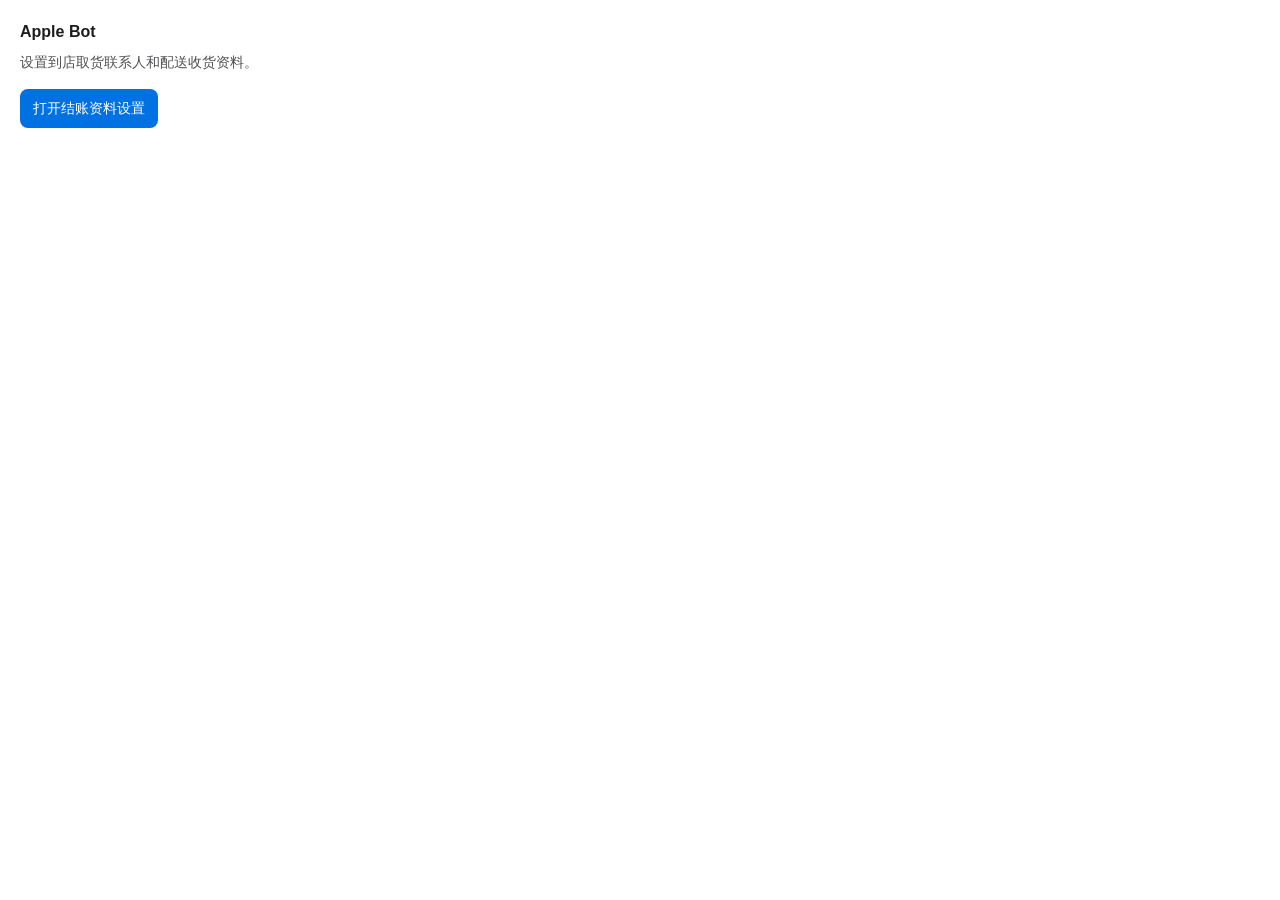
<file: browser-extension/popup.html>
<!doctype html>
<html lang="zh-CN">
<head>
  <meta charset="utf-8">
  <meta name="viewport" content="width=device-width, initial-scale=1">
  <style>
    body { width: 260px; margin: 0; padding: 20px; color: #1d1d1f; font: 14px/1.5 -apple-system, BlinkMacSystemFont, "Segoe UI", sans-serif; }
    h1 { font-size: 16px; margin: 0 0 8px; }
    p { color: #515154; margin: 0 0 16px; }
    button { border: 0; border-radius: 8px; padding: 9px 13px; background: #0071e3; color: #fff; font: inherit; cursor: pointer; }
  </style>
</head>
<body>
  <h1>Apple Bot</h1>
  <p>设置到店取货联系人和配送收货资料。</p>
  <button id="open-profile" type="button">打开结账资料设置</button>
  <script src="popup.js"></script>
</body>
</html>
</file>
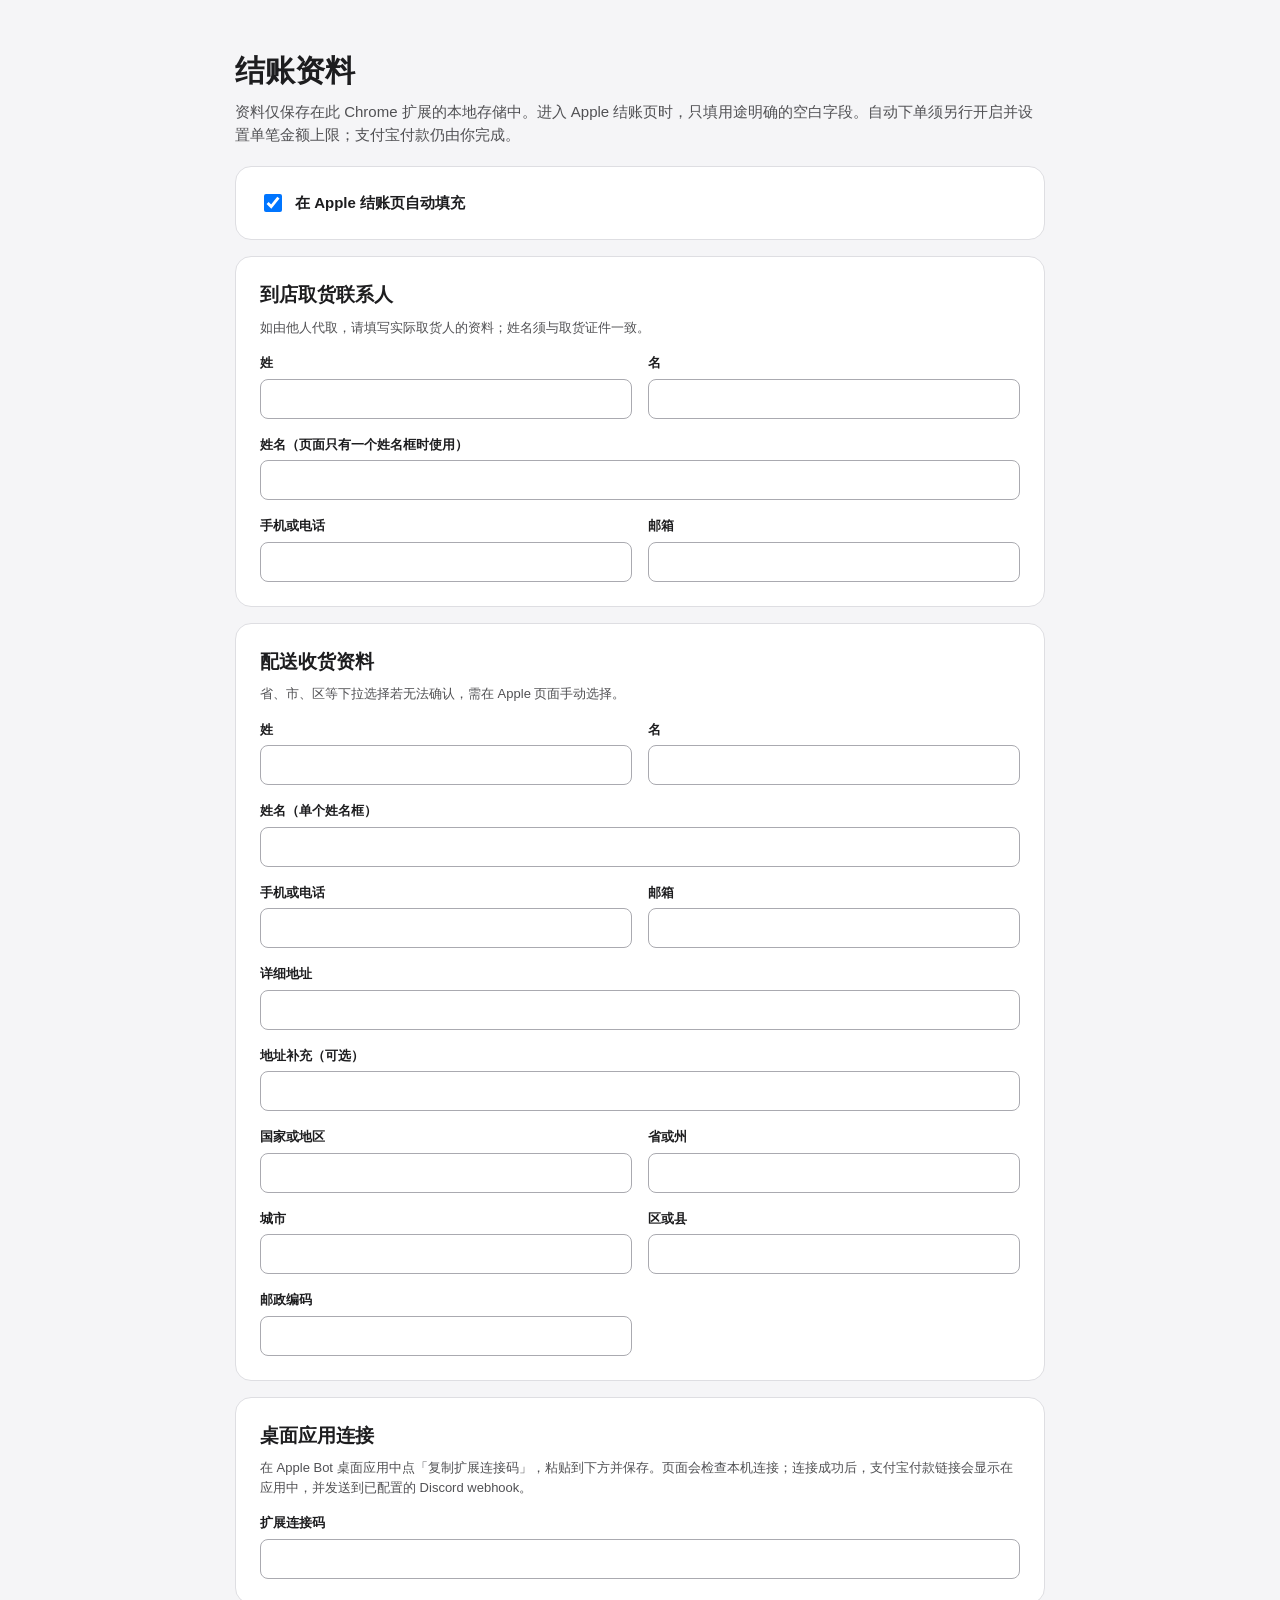
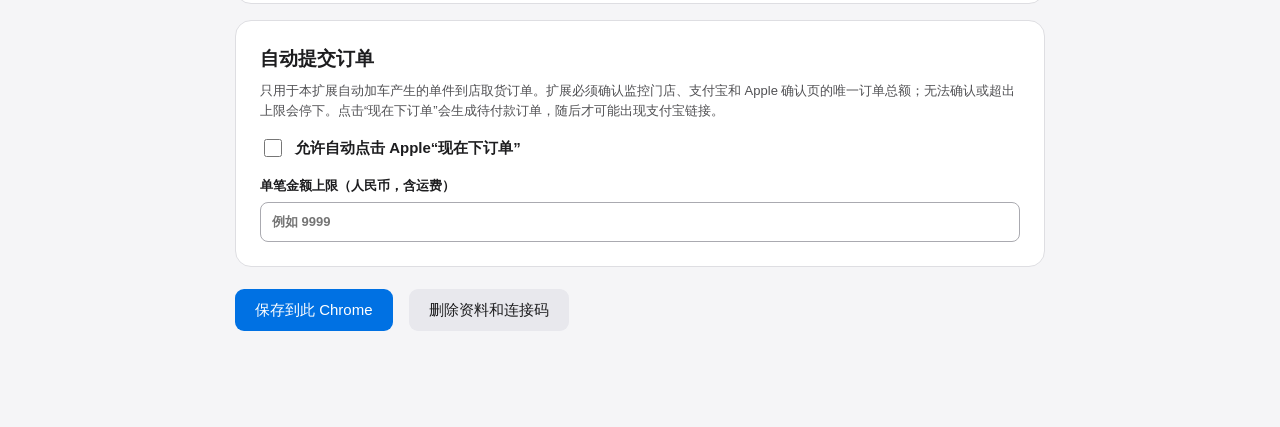
<file: browser-extension/profile.html>
<!doctype html>
<html lang="zh-CN">
<head>
  <meta charset="utf-8">
  <meta name="viewport" content="width=device-width, initial-scale=1">
  <title>Apple Bot · 结账资料</title>
  <style>
    * { box-sizing: border-box; }
    body { margin: 0; background: #f5f5f7; color: #1d1d1f; font: 15px/1.5 -apple-system, BlinkMacSystemFont, "Segoe UI", sans-serif; }
    main { max-width: 850px; margin: 48px auto; padding: 0 20px 48px; }
    h1 { font-size: 30px; margin: 0 0 8px; }
    h2 { font-size: 19px; margin: 0 0 8px; }
    p { margin: 0 0 20px; color: #515154; }
    section { background: #fff; border: 1px solid #dedee2; border-radius: 16px; padding: 24px; margin: 16px 0; }
    .grid { display: grid; grid-template-columns: repeat(2, minmax(0, 1fr)); gap: 16px; }
    label { display: block; font-weight: 600; font-size: 13px; }
    input[type="text"], input[type="email"], input[type="tel"], input[type="password"], input[type="number"] { width: 100%; height: 40px; margin-top: 6px; padding: 8px 11px; border: 1px solid #aaaab0; border-radius: 8px; background: #fff; color: inherit; font: inherit; }
    input:focus { outline: 2px solid #0071e3; outline-offset: 1px; }
    .wide { grid-column: 1 / -1; }
    .toggle { display: flex; align-items: center; gap: 10px; font-size: 15px; }
    .toggle input { width: 18px; height: 18px; }
    .hint { font-size: 13px; margin: 0 0 16px; }
    .actions { display: flex; align-items: center; gap: 16px; margin-top: 22px; }
    button { border: 0; border-radius: 9px; background: #0071e3; color: #fff; padding: 10px 20px; font: inherit; cursor: pointer; }
    button:hover { background: #0066cc; }
    button.secondary { background: #e8e8ed; color: #1d1d1f; }
    button.secondary:hover { background: #dedee3; }
    #status { color: #515154; }
    @media (max-width: 600px) { main { margin-top: 24px; } .grid { grid-template-columns: 1fr; } .wide { grid-column: auto; } }
  </style>
</head>
<body>
  <main>
    <h1>结账资料</h1>
    <p>资料仅保存在此 Chrome 扩展的本地存储中。进入 Apple 结账页时，只填用途明确的空白字段。自动下单须另行开启并设置单笔金额上限；支付宝付款仍由你完成。</p>
    <form id="profile-form">
      <section>
        <label class="toggle"><input type="checkbox" name="enabled" checked> 在 Apple 结账页自动填充</label>
      </section>
      <section>
        <h2>到店取货联系人</h2>
        <p class="hint">如由他人代取，请填写实际取货人的资料；姓名须与取货证件一致。</p>
        <div class="grid">
          <label>姓 <input type="text" name="pickup.familyName" autocomplete="off"></label>
          <label>名 <input type="text" name="pickup.givenName" autocomplete="off"></label>
          <label class="wide">姓名（页面只有一个姓名框时使用） <input type="text" name="pickup.fullName" autocomplete="off"></label>
          <label>手机或电话 <input type="tel" name="pickup.phone" autocomplete="off"></label>
          <label>邮箱 <input type="email" name="pickup.email" autocomplete="off"></label>
        </div>
      </section>
      <section>
        <h2>配送收货资料</h2>
        <p class="hint">省、市、区等下拉选择若无法确认，需在 Apple 页面手动选择。</p>
        <div class="grid">
          <label>姓 <input type="text" name="delivery.familyName" autocomplete="off"></label>
          <label>名 <input type="text" name="delivery.givenName" autocomplete="off"></label>
          <label class="wide">姓名（单个姓名框） <input type="text" name="delivery.fullName" autocomplete="off"></label>
          <label>手机或电话 <input type="tel" name="delivery.phone" autocomplete="off"></label>
          <label>邮箱 <input type="email" name="delivery.email" autocomplete="off"></label>
          <label class="wide">详细地址 <input type="text" name="delivery.address1" autocomplete="off"></label>
          <label class="wide">地址补充（可选） <input type="text" name="delivery.address2" autocomplete="off"></label>
          <label>国家或地区 <input type="text" name="delivery.country" autocomplete="off"></label>
          <label>省或州 <input type="text" name="delivery.state" autocomplete="off"></label>
          <label>城市 <input type="text" name="delivery.city" autocomplete="off"></label>
          <label>区或县 <input type="text" name="delivery.district" autocomplete="off"></label>
          <label>邮政编码 <input type="text" name="delivery.postalCode" autocomplete="off"></label>
        </div>
      </section>
      <section>
        <h2>桌面应用连接</h2>
        <p class="hint">在 Apple Bot 桌面应用中点「复制扩展连接码」，粘贴到下方并保存。页面会检查本机连接；连接成功后，支付宝付款链接会显示在应用中，并发送到已配置的 Discord webhook。</p>
        <label>扩展连接码 <input type="password" name="bridgeToken" autocomplete="off" spellcheck="false"></label>
      </section>
      <section>
        <h2>自动提交订单</h2>
        <p class="hint">只用于本扩展自动加车产生的单件到店取货订单。扩展必须确认监控门店、支付宝和 Apple 确认页的唯一订单总额；无法确认或超出上限会停下。点击“现在下订单”会生成待付款订单，随后才可能出现支付宝链接。</p>
        <label class="toggle"><input type="checkbox" name="autoPlaceOrder"> 允许自动点击 Apple“现在下订单”</label>
        <label style="margin-top: 16px">单笔金额上限（人民币，含运费） <input type="number" name="maxOrderCny" min="1" max="1000000" step="1" inputmode="numeric" autocomplete="off" placeholder="例如 9999"></label>
      </section>
      <div class="actions">
        <button type="submit">保存到此 Chrome</button>
        <button class="secondary" id="clear-profile" type="button">删除资料和连接码</button>
        <span id="status" role="status" aria-live="polite"></span>
      </div>
    </form>
  </main>
  <script src="profile.js"></script>
</body>
</html>
</file>
